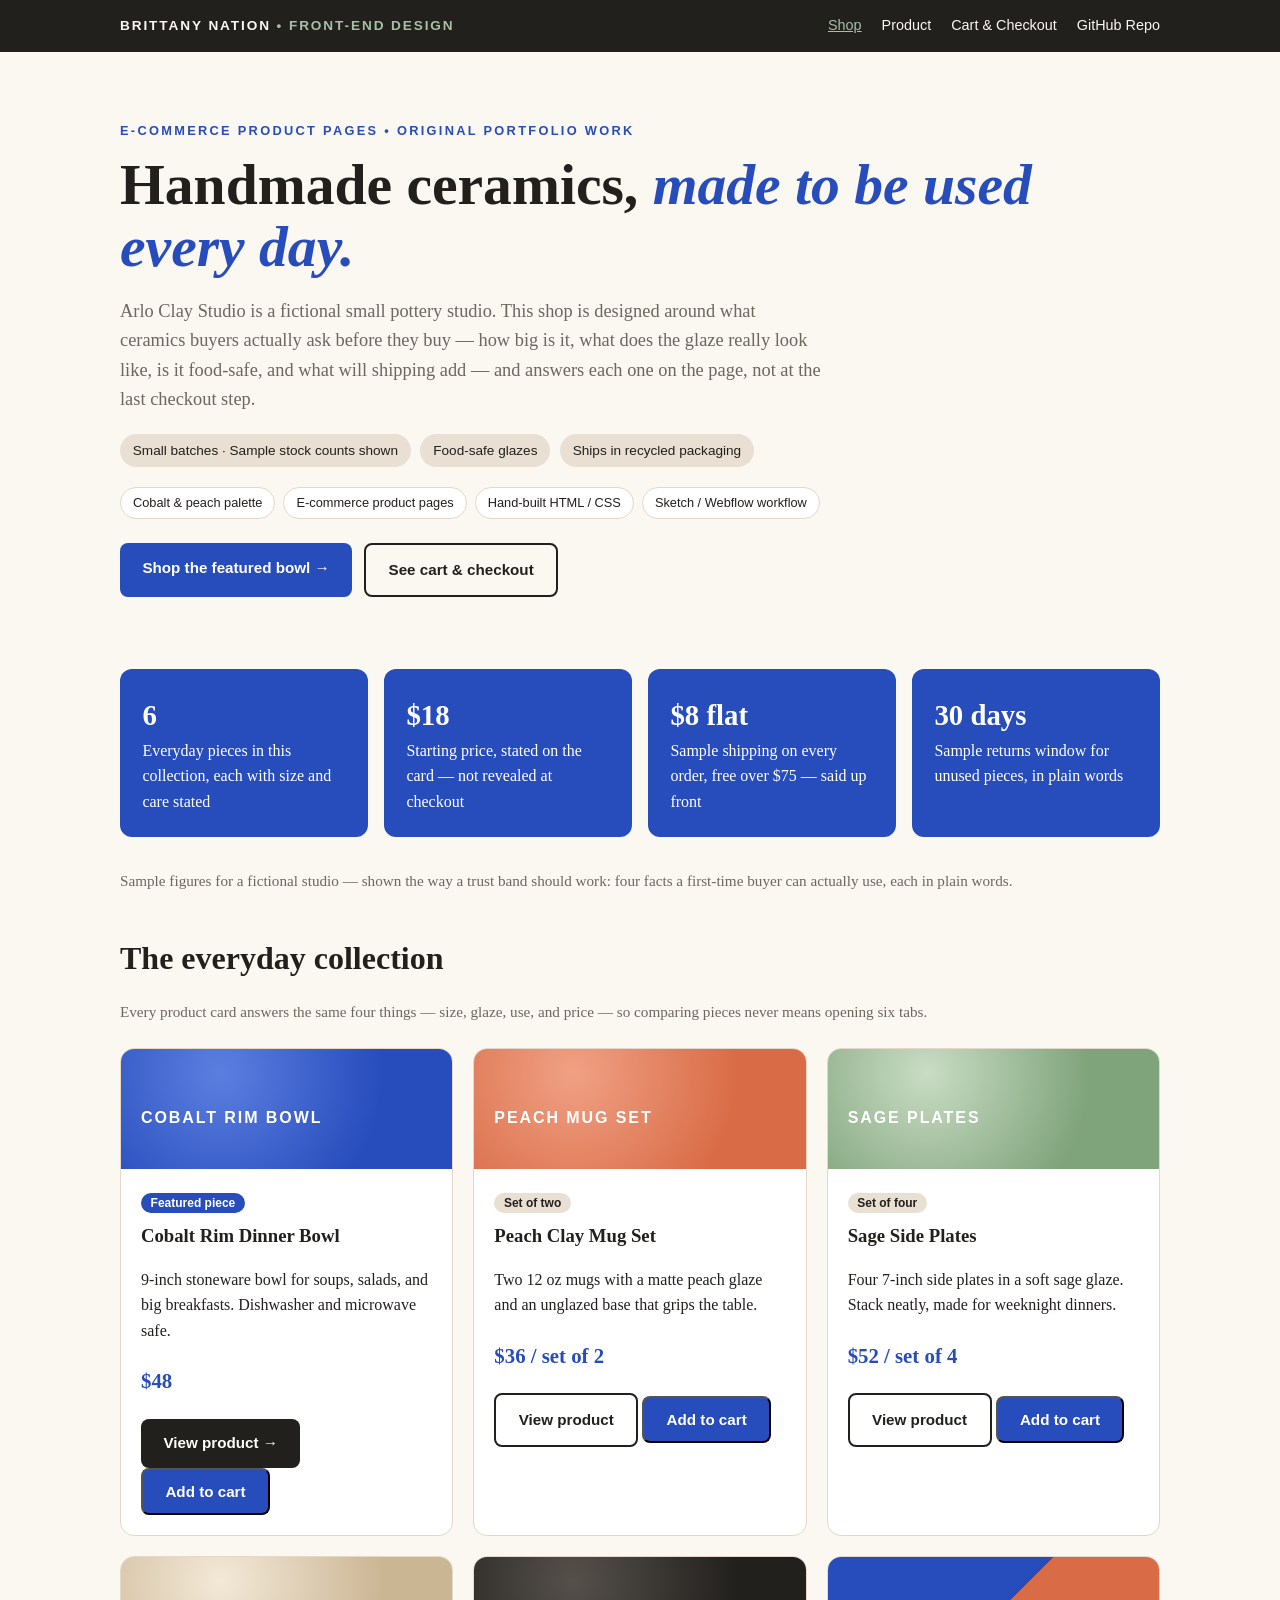
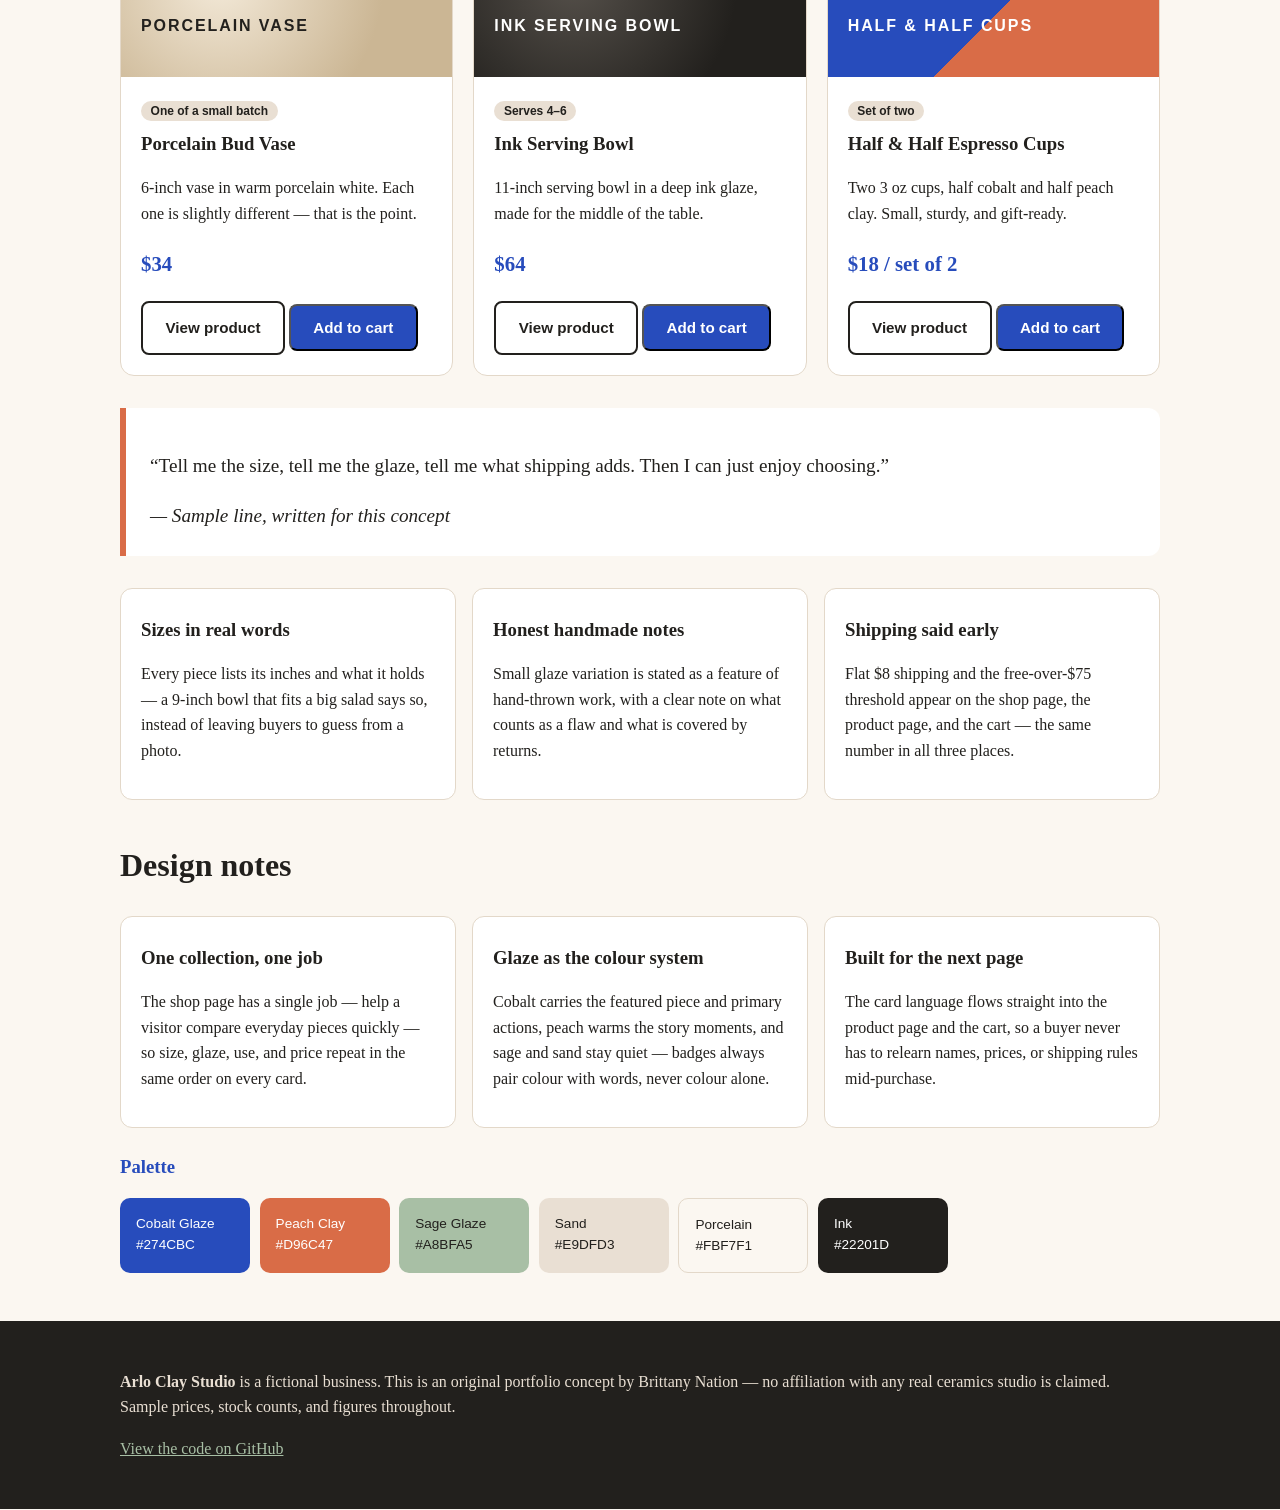
<file: index.html>
<!doctype html>
<html lang="en">
<head>
<meta charset="utf-8">
<meta name="viewport" content="width=device-width, initial-scale=1">
<title>Arlo Clay Studio — Handmade Ceramics Shop | Brittany Nation</title>
<meta name="description" content="Arlo Clay Studio is an original e-commerce product page set for a fictional handmade ceramics studio — a shop page, a product detail page, and a cart and checkout page, in cobalt glaze, peach clay, and porcelain. Front-end design hand-built in HTML/CSS by Brittany Nation.">
<meta property="og:type" content="website">
<meta property="og:title" content="Arlo Clay Studio — Handmade Ceramics Shop | Brittany Nation">
<meta property="og:description" content="An original e-commerce website concept — handmade ceramics with honest prices, glaze choices in plain words, and a checkout with no surprises. Cobalt glaze, peach clay &amp; porcelain. Designed by Brittany Nation (Sketch / Webflow workflow, hand-built HTML/CSS).">
<meta property="og:url" content="https://brittanynation.github.io/arlo-clay-shop/">
<meta property="og:image" content="https://brittanynation.github.io/arlo-clay-shop/og-image.png">
<meta property="og:image:width" content="1200">
<meta property="og:image:height" content="627">
<meta name="twitter:card" content="summary_large_image">
<meta name="twitter:title" content="Arlo Clay Studio — Handmade Ceramics Shop | Brittany Nation">
<meta name="twitter:description" content="An original e-commerce website concept — handmade ceramics with honest prices, glaze choices in plain words, and a checkout with no surprises. Cobalt glaze, peach clay &amp; porcelain. Designed by Brittany Nation (Sketch / Webflow workflow, hand-built HTML/CSS).">
<meta name="twitter:image" content="https://brittanynation.github.io/arlo-clay-shop/og-image.png">
<link rel="stylesheet" href="styles.css">
</head>
<body>
<a class="skip" href="#main">Skip to content</a>
<header class="topbar"><div class="wrap"><div class="brand">BRITTANY NATION <span>• FRONT-END DESIGN</span></div><nav class="nav" aria-label="Project"><a href="index.html" aria-current="page">Shop</a><a href="product.html">Product</a><a href="checkout.html">Cart &amp; Checkout</a><a href="https://github.com/BrittanyNation/arlo-clay-shop">GitHub Repo</a></nav></div></header>
<main id="main"><div class="wrap">
  <section class="hero">
    <p class="eyebrow">E-Commerce Product Pages • Original Portfolio Work</p>
    <h1>Handmade ceramics, <em>made to be used every day.</em></h1>
    <p class="lede">Arlo Clay Studio is a fictional small pottery studio. This shop is designed around what ceramics buyers actually ask before they buy — how big is it, what does the glaze really look like, is it food-safe, and what will shipping add — and answers each one on the page, not at the last checkout step.</p>
    <div class="meta-row"><span>Small batches · Sample stock counts shown</span><span>Food-safe glazes</span><span>Ships in recycled packaging</span></div>
    <div class="pills"><span class="pill">Cobalt &amp; peach palette</span><span class="pill">E-commerce product pages</span><span class="pill">Hand-built HTML / CSS</span><span class="pill">Sketch / Webflow workflow</span></div>
    <div class="cta-row"><a class="btn btn-cobalt" href="product.html">Shop the featured bowl →</a><a class="btn btn-ghost" href="checkout.html">See cart &amp; checkout</a></div>
  </section>

  <section aria-label="The studio at a glance">
    <div class="stats">
      <div class="stat"><strong>6</strong><span>Everyday pieces in this collection, each with size and care stated</span></div>
      <div class="stat"><strong>$18</strong><span>Starting price, stated on the card — not revealed at checkout</span></div>
      <div class="stat"><strong>$8 flat</strong><span>Sample shipping on every order, free over $75 — said up front</span></div>
      <div class="stat"><strong>30 days</strong><span>Sample returns window for unused pieces, in plain words</span></div>
    </div>
    <p class="hint">Sample figures for a fictional studio — shown the way a trust band should work: four facts a first-time buyer can actually use, each in plain words.</p>
  </section>

  <section aria-label="Shop the collection">
    <h2>The everyday collection</h2>
    <p class="hint">Every product card answers the same four things — size, glaze, use, and price — so comparing pieces never means opening six tabs.</p>
    <div class="grid3">
      <article class="card"><div class="card-visual v-cobalt">COBALT RIM BOWL</div><div class="card-body"><span class="badge badge-cobalt">Featured piece</span><h3>Cobalt Rim Dinner Bowl</h3><p>9-inch stoneware bowl for soups, salads, and big breakfasts. Dishwasher and microwave safe.</p><p class="price">$48</p><a class="btn btn-primary" href="product.html">View product →</a> <button type="button" class="btn btn-cobalt" data-add-to-cart="cobalt-bowl">Add to cart</button></div></article>
      <article class="card"><div class="card-visual v-peach">PEACH MUG SET</div><div class="card-body"><span class="badge">Set of two</span><h3>Peach Clay Mug Set</h3><p>Two 12 oz mugs with a matte peach glaze and an unglazed base that grips the table.</p><p class="price">$36 / set of 2</p><a class="btn btn-ghost" href="product.html">View product</a> <button type="button" class="btn btn-cobalt" data-add-to-cart="peach-mugs">Add to cart</button></div></article>
      <article class="card"><div class="card-visual v-sage">SAGE PLATES</div><div class="card-body"><span class="badge">Set of four</span><h3>Sage Side Plates</h3><p>Four 7-inch side plates in a soft sage glaze. Stack neatly, made for weeknight dinners.</p><p class="price">$52 / set of 4</p><a class="btn btn-ghost" href="product.html">View product</a> <button type="button" class="btn btn-cobalt" data-add-to-cart="sage-plates">Add to cart</button></div></article>
      <article class="card"><div class="card-visual v-sand">PORCELAIN VASE</div><div class="card-body"><span class="badge">One of a small batch</span><h3>Porcelain Bud Vase</h3><p>6-inch vase in warm porcelain white. Each one is slightly different — that is the point.</p><p class="price">$34</p><a class="btn btn-ghost" href="product.html">View product</a> <button type="button" class="btn btn-cobalt" data-add-to-cart="porcelain-vase">Add to cart</button></div></article>
      <article class="card"><div class="card-visual v-ink">INK SERVING BOWL</div><div class="card-body"><span class="badge">Serves 4–6</span><h3>Ink Serving Bowl</h3><p>11-inch serving bowl in a deep ink glaze, made for the middle of the table.</p><p class="price">$64</p><a class="btn btn-ghost" href="product.html">View product</a> <button type="button" class="btn btn-cobalt" data-add-to-cart="ink-bowl">Add to cart</button></div></article>
      <article class="card"><div class="card-visual v-mix">HALF &amp; HALF CUPS</div><div class="card-body"><span class="badge">Set of two</span><h3>Half &amp; Half Espresso Cups</h3><p>Two 3 oz cups, half cobalt and half peach clay. Small, sturdy, and gift-ready.</p><p class="price">$18 / set of 2</p><a class="btn btn-ghost" href="product.html">View product</a> <button type="button" class="btn btn-cobalt" data-add-to-cart="espresso-cups">Add to cart</button></div></article>
    </div>
  </section>

  <section aria-label="Why buyers choose Arlo Clay">
    <div class="story"><p>“Tell me the size, tell me the glaze, tell me what shipping adds. Then I can just enjoy choosing.”</p><cite>— Sample line, written for this concept</cite></div>
    <div class="notes">
      <div class="note"><h3>Sizes in real words</h3><p>Every piece lists its inches and what it holds — a 9-inch bowl that fits a big salad says so, instead of leaving buyers to guess from a photo.</p></div>
      <div class="note"><h3>Honest handmade notes</h3><p>Small glaze variation is stated as a feature of hand-thrown work, with a clear note on what counts as a flaw and what is covered by returns.</p></div>
      <div class="note"><h3>Shipping said early</h3><p>Flat $8 shipping and the free-over-$75 threshold appear on the shop page, the product page, and the cart — the same number in all three places.</p></div>
    </div>
  </section>

  <section aria-label="Design notes">
    <h2>Design notes</h2>
    <div class="notes">
      <div class="note"><h3>One collection, one job</h3><p>The shop page has a single job — help a visitor compare everyday pieces quickly — so size, glaze, use, and price repeat in the same order on every card.</p></div>
      <div class="note"><h3>Glaze as the colour system</h3><p>Cobalt carries the featured piece and primary actions, peach warms the story moments, and sage and sand stay quiet — badges always pair colour with words, never colour alone.</p></div>
      <div class="note"><h3>Built for the next page</h3><p>The card language flows straight into the product page and the cart, so a buyer never has to relearn names, prices, or shipping rules mid-purchase.</p></div>
    </div>
    <h3 style="color:var(--cobalt)">Palette</h3>
    <div class="swatch">
      <span style="background:#274CBC;color:#fff">Cobalt Glaze<br>#274CBC</span>
      <span style="background:#D96C47;color:#fff">Peach Clay<br>#D96C47</span>
      <span style="background:#A8BFA5;color:#22201D">Sage Glaze<br>#A8BFA5</span>
      <span style="background:#E9DFD3;color:#22201D">Sand<br>#E9DFD3</span>
      <span style="background:#FBF7F1;border:1px solid #E3D8C9;color:#22201D">Porcelain<br>#FBF7F1</span>
      <span style="background:#22201D;color:#fff">Ink<br>#22201D</span>
    </div>
  </section>
</div></main>
<footer><div class="wrap"><p><strong>Arlo Clay Studio</strong> is a fictional business. This is an original portfolio concept by Brittany Nation — no affiliation with any real ceramics studio is claimed. Sample prices, stock counts, and figures throughout.</p><p><a href="https://github.com/BrittanyNation/arlo-clay-shop">View the code on GitHub</a></p></div></footer>
<div id="cart-status" class="sr-only" role="status" aria-live="polite"></div>
<script src="shop.js"></script>
</body>
</html>
</file>
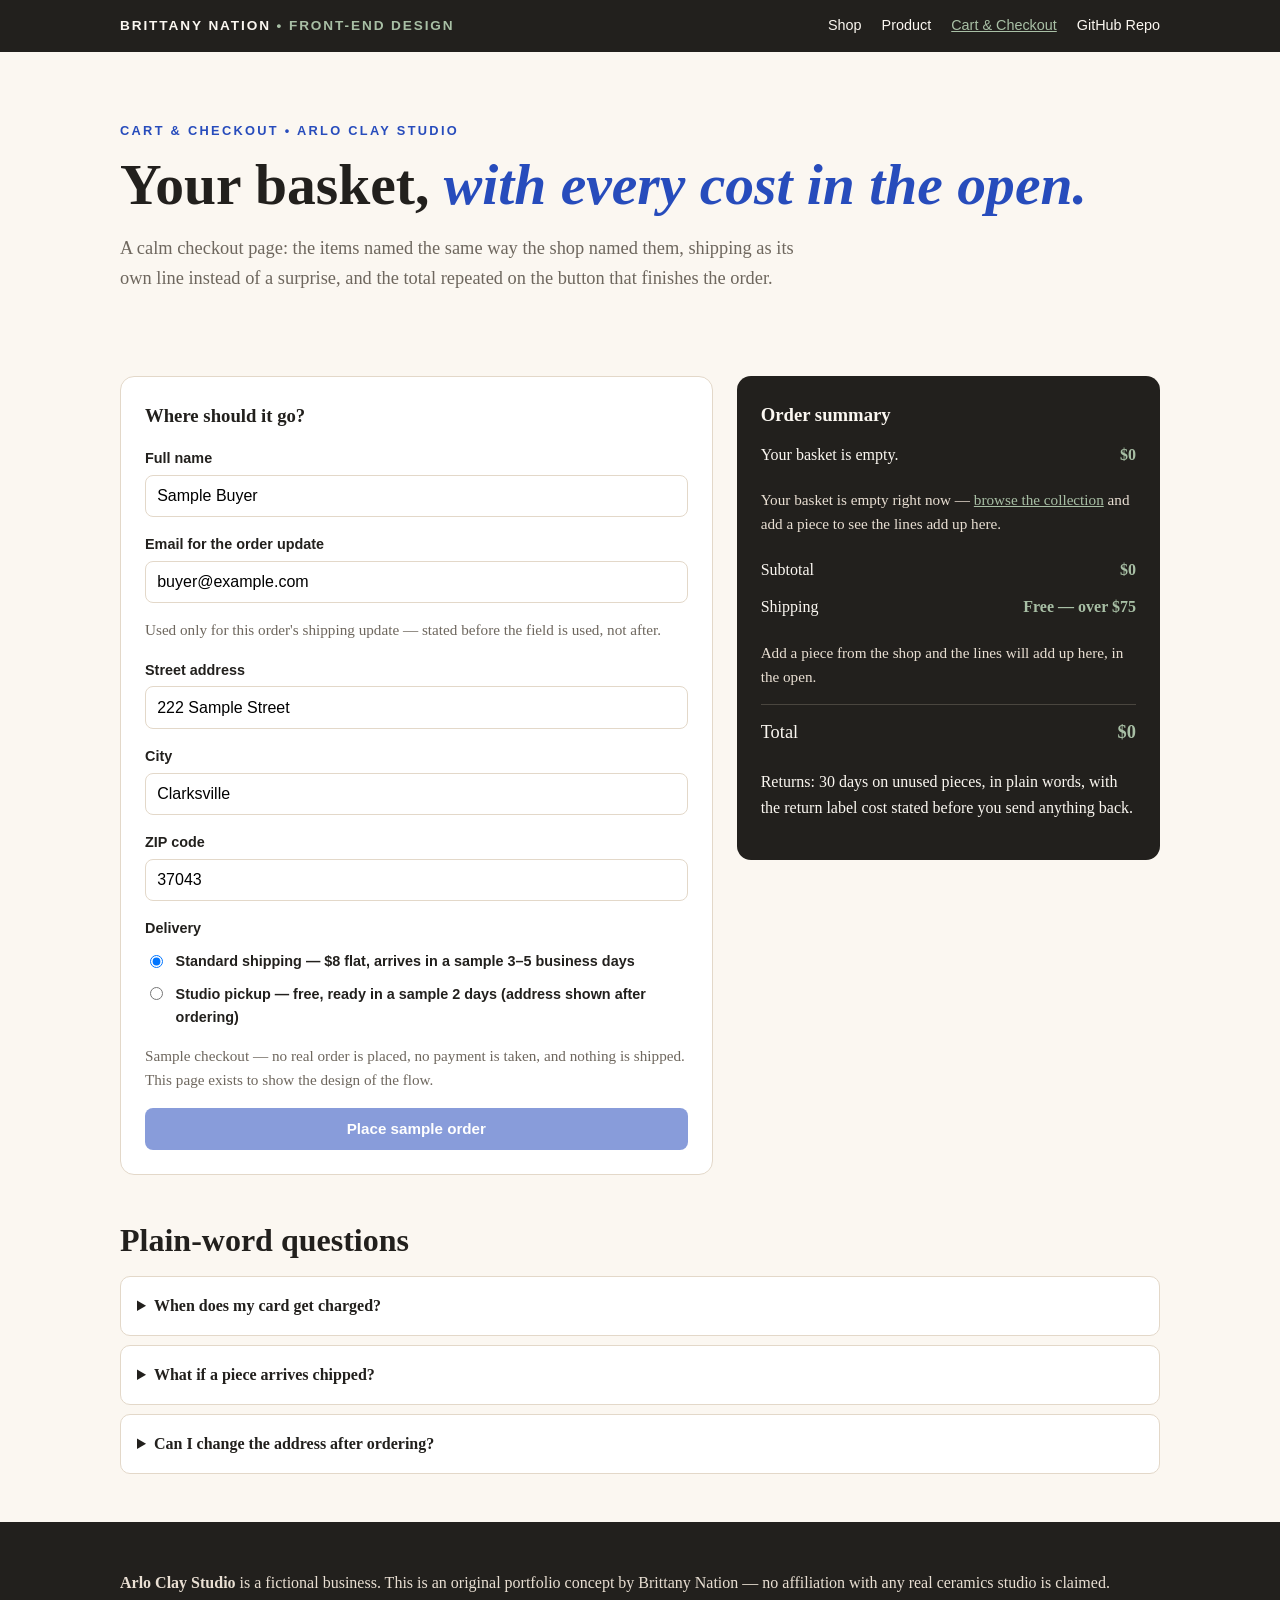
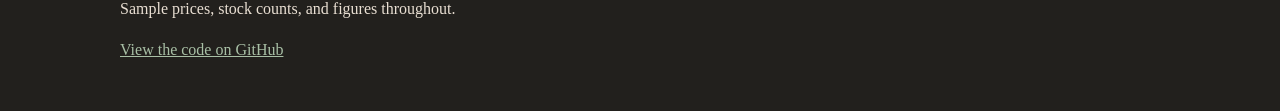
<file: checkout.html>
<!doctype html>
<html lang="en">
<head>
<meta charset="utf-8">
<meta name="viewport" content="width=device-width, initial-scale=1">
<title>Cart & Checkout — Arlo Clay Studio | Brittany Nation</title>
<meta name="description" content="Cart and checkout page for fictional Arlo Clay Studio — two items, flat shipping shown as its own line, and an order total of $74 that matches the shop and product pages.">
<meta property="og:type" content="website">
<meta property="og:title" content="Cart & Checkout — Arlo Clay Studio | Brittany Nation">
<meta property="og:description" content="Checkout page concept — every cost as its own line, shipping stated plainly, and a $74 total with no surprises. Cobalt glaze, peach clay &amp; porcelain. Designed by Brittany Nation.">
<meta property="og:url" content="https://brittanynation.github.io/arlo-clay-shop/checkout.html">
<meta property="og:image" content="https://brittanynation.github.io/arlo-clay-shop/og-image.png">
<meta property="og:image:width" content="1200">
<meta property="og:image:height" content="627">
<meta name="twitter:card" content="summary_large_image">
<meta name="twitter:title" content="Cart & Checkout — Arlo Clay Studio | Brittany Nation">
<meta name="twitter:description" content="Checkout page concept — every cost as its own line, shipping stated plainly, and a $74 total with no surprises. Cobalt glaze, peach clay &amp; porcelain. Designed by Brittany Nation.">
<meta name="twitter:image" content="https://brittanynation.github.io/arlo-clay-shop/og-image.png">
<link rel="stylesheet" href="styles.css">
</head>
<body>
<a class="skip" href="#main">Skip to content</a>
<header class="topbar"><div class="wrap"><div class="brand">BRITTANY NATION <span>• FRONT-END DESIGN</span></div><nav class="nav" aria-label="Project"><a href="index.html">Shop</a><a href="product.html">Product</a><a href="checkout.html" aria-current="page">Cart &amp; Checkout</a><a href="https://github.com/BrittanyNation/arlo-clay-shop">GitHub Repo</a></nav></div></header>
<main id="main"><div class="wrap">
  <section class="hero">
    <p class="eyebrow">Cart &amp; Checkout • Arlo Clay Studio</p>
    <h1>Your basket, <em>with every cost in the open.</em></h1>
    <p class="lede">A calm checkout page: the items named the same way the shop named them, shipping as its own line instead of a surprise, and the total repeated on the button that finishes the order.</p>
  </section>
  <div class="grid2" id="checkout-grid">
    <form id="checkout-form" aria-label="Checkout details" novalidate>
      <h3 style="margin-top:0">Where should it go?</h3>
      <label for="name">Full name</label><input id="name" name="name" value="Sample Buyer" autocomplete="name"><p class="error" id="err-name">Please enter the full name for the order.</p>
      <label for="email">Email for the order update</label><input id="email" name="email" type="email" value="buyer@example.com" autocomplete="email"><p class="error" id="err-email">Please enter a valid email address.</p>
      <p class="hint">Used only for this order's shipping update — stated before the field is used, not after.</p>
      <label for="addr">Street address</label><input id="addr" name="addr" value="222 Sample Street" autocomplete="street-address"><p class="error" id="err-addr">Please enter the street address.</p>
      <label for="city">City</label><input id="city" name="city" value="Clarksville"><p class="error" id="err-city">Please enter the city.</p>
      <label for="zip">ZIP code</label><input id="zip" name="zip" value="37043"><p class="error" id="err-zip">Please enter a valid 5-digit ZIP code.</p>
      <label>Delivery</label>
      <label class="check"><input type="radio" name="ship" value="standard" checked> <span>Standard shipping — $8 flat, arrives in a sample 3–5 business days</span></label>
      <label class="check"><input type="radio" name="ship" value="pickup"> <span>Studio pickup — free, ready in a sample 2 days (address shown after ordering)</span></label>
      <p class="hint">Sample checkout — no real order is placed, no payment is taken, and nothing is shipped. This page exists to show the design of the flow.</p>
      <button class="btn btn-cobalt" type="submit" id="place-order-btn" style="width:100%;border:0;cursor:pointer">Place sample order — $74 total</button>
    </form>
    <aside class="summary" aria-label="Order summary">
      <h3 style="margin-top:0">Order summary</h3>
      <div id="cart-lines"></div>
      <p class="hint" id="empty-cart-note" style="color:var(--sand)" hidden>Your basket is empty right now — <a href="index.html" style="color:var(--sage)">browse the collection</a> and add a piece to see the lines add up here.</p>
      <div class="row"><span>Subtotal</span><strong id="co-subtotal">$0</strong></div>
      <div class="row" id="co-shipping-row"><span>Shipping</span><strong id="co-shipping">$0</strong></div>
      <p class="hint" id="ship-note" style="color:var(--sand)"></p>
      <div class="row total"><span>Total</span><strong id="co-total">$0</strong></div>
      <p>Returns: 30 days on unused pieces, in plain words, with the return label cost stated before you send anything back.</p>
    </aside>
  </div>

  <section id="confirmation" class="confirmation" aria-label="Order confirmation" hidden>
    <h2 style="margin-top:0">Thank you — your sample order is in.</h2>
    <p>Order number: <strong id="conf-order"></strong></p>
    <p>Items: <span id="conf-items"></span></p>
    <p>Total charged in this sample flow: <strong id="conf-total"></strong>. A sample order update would be emailed to <strong id="conf-email"></strong>.</p>
    <p class="hint">This is a portfolio demo — no real order was placed, no payment was taken, and nothing will be shipped.</p>
    <p><a class="btn btn-cobalt" href="index.html">Continue shopping →</a></p>
  </section>

  <section aria-label="Checkout questions">
    <h2>Plain-word questions</h2>
    <details><summary>When does my card get charged?</summary><p>In this sample flow, at the moment the order is placed — and the total on the button is the total charged. A live version would repeat that sentence directly above the button.</p></details>
    <details><summary>What if a piece arrives chipped?</summary><p>Chips and cracks are covered: a photo and one email starts a replacement or refund, your choice. Glaze variation between handmade pieces is not a flaw and is described on every product page before purchase.</p></details>
    <details><summary>Can I change the address after ordering?</summary><p>Until the shipping label is created, yes — the order update email carries the link. After that, the sample policy says to contact the studio and it will reroute where the carrier allows it.</p></details>
  </section>
</div></main>
<footer><div class="wrap"><p><strong>Arlo Clay Studio</strong> is a fictional business. This is an original portfolio concept by Brittany Nation — no affiliation with any real ceramics studio is claimed. Sample prices, stock counts, and figures throughout.</p><p><a href="https://github.com/BrittanyNation/arlo-clay-shop">View the code on GitHub</a></p></div></footer>
<script src="shop.js"></script>
</body>
</html>
</file>
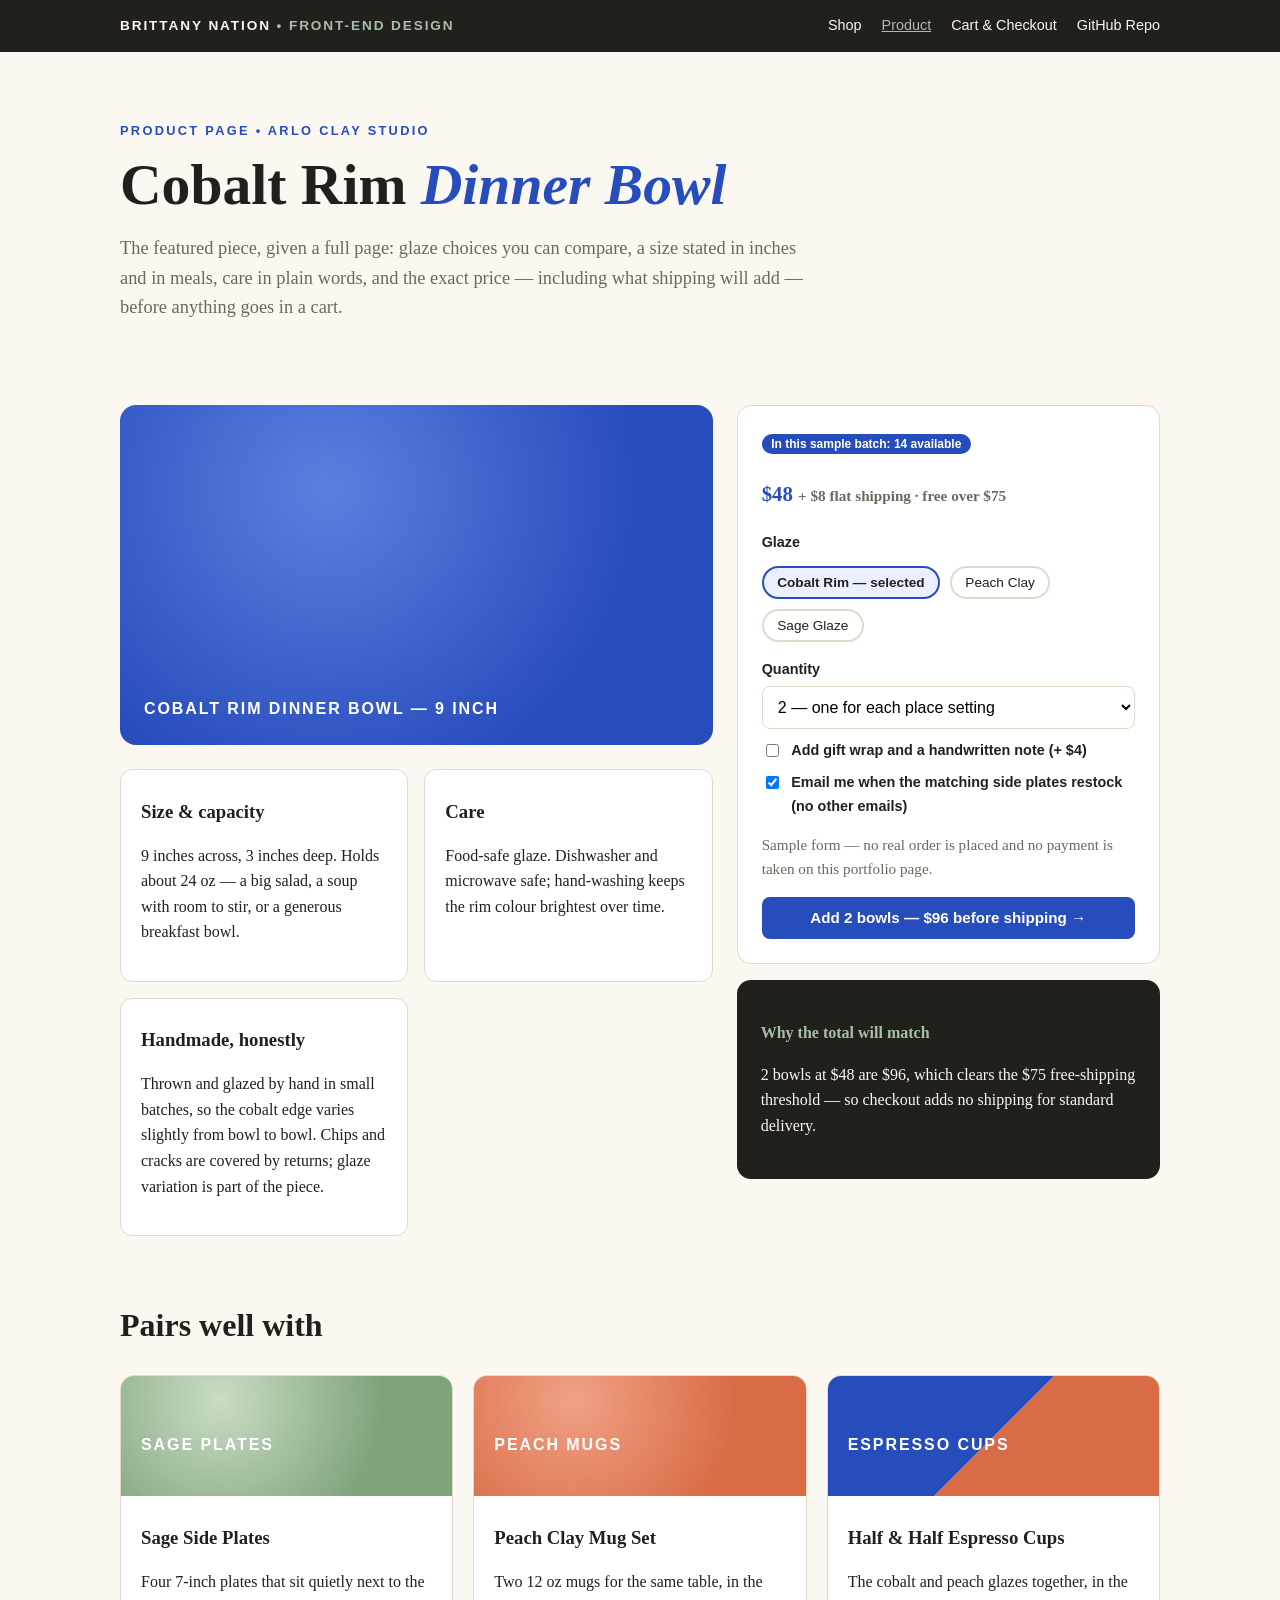
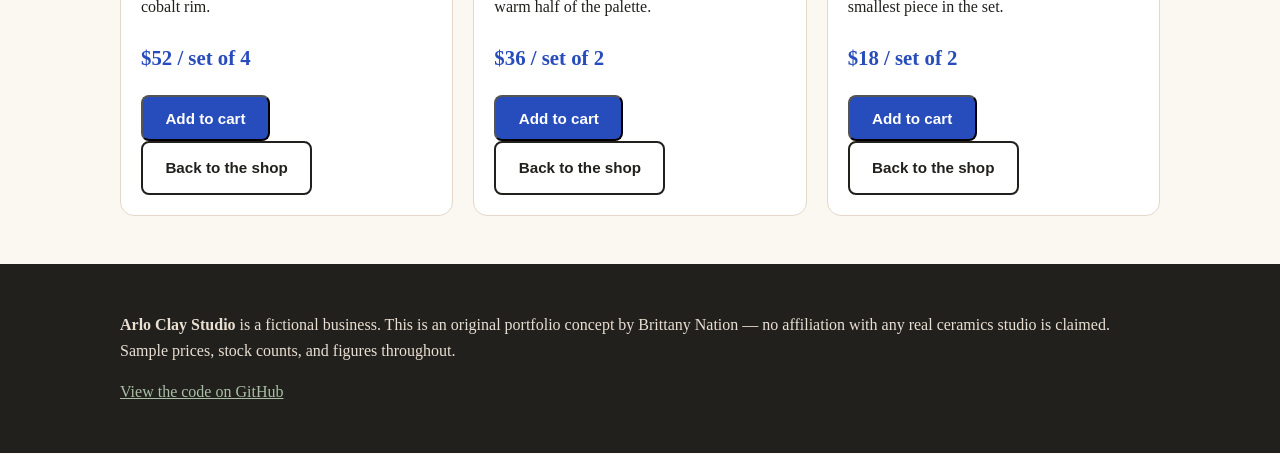
<file: product.html>
<!doctype html>
<html lang="en">
<head>
<meta charset="utf-8">
<meta name="viewport" content="width=device-width, initial-scale=1">
<title>Cobalt Rim Dinner Bowl — Arlo Clay Studio | Brittany Nation</title>
<meta name="description" content="Product detail page for the Cobalt Rim Dinner Bowl at fictional Arlo Clay Studio — glaze options, size and care in plain words, stock stated honestly, and a cart summary that matches the checkout total.">
<meta property="og:type" content="website">
<meta property="og:title" content="Cobalt Rim Dinner Bowl — Arlo Clay Studio | Brittany Nation">
<meta property="og:description" content="Product page concept — one handmade bowl, three glazes, honest stock and shipping, and a total that matches checkout. Cobalt glaze, peach clay &amp; porcelain. Designed by Brittany Nation.">
<meta property="og:url" content="https://brittanynation.github.io/arlo-clay-shop/product.html">
<meta property="og:image" content="https://brittanynation.github.io/arlo-clay-shop/og-image.png">
<meta property="og:image:width" content="1200">
<meta property="og:image:height" content="627">
<meta name="twitter:card" content="summary_large_image">
<meta name="twitter:title" content="Cobalt Rim Dinner Bowl — Arlo Clay Studio | Brittany Nation">
<meta name="twitter:description" content="Product page concept — one handmade bowl, three glazes, honest stock and shipping, and a total that matches checkout. Cobalt glaze, peach clay &amp; porcelain. Designed by Brittany Nation.">
<meta name="twitter:image" content="https://brittanynation.github.io/arlo-clay-shop/og-image.png">
<link rel="stylesheet" href="styles.css">
</head>
<body>
<a class="skip" href="#main">Skip to content</a>
<header class="topbar"><div class="wrap"><div class="brand">BRITTANY NATION <span>• FRONT-END DESIGN</span></div><nav class="nav" aria-label="Project"><a href="index.html">Shop</a><a href="product.html" aria-current="page">Product</a><a href="checkout.html">Cart &amp; Checkout</a><a href="https://github.com/BrittanyNation/arlo-clay-shop">GitHub Repo</a></nav></div></header>
<main id="main"><div class="wrap">
  <section class="hero">
    <p class="eyebrow">Product Page • Arlo Clay Studio</p>
    <h1>Cobalt Rim <em>Dinner Bowl</em></h1>
    <p class="lede">The featured piece, given a full page: glaze choices you can compare, a size stated in inches and in meals, care in plain words, and the exact price — including what shipping will add — before anything goes in a cart.</p>
  </section>
  <div class="grid2">
    <div>
      <div class="product-visual" id="product-visual-label">COBALT RIM DINNER BOWL — 9 INCH</div>
      <div class="notes">
        <div class="note"><h3>Size &amp; capacity</h3><p>9 inches across, 3 inches deep. Holds about 24 oz — a big salad, a soup with room to stir, or a generous breakfast bowl.</p></div>
        <div class="note"><h3>Care</h3><p>Food-safe glaze. Dishwasher and microwave safe; hand-washing keeps the rim colour brightest over time.</p></div>
        <div class="note"><h3>Handmade, honestly</h3><p>Thrown and glazed by hand in small batches, so the cobalt edge varies slightly from bowl to bowl. Chips and cracks are covered by returns; glaze variation is part of the piece.</p></div>
      </div>
    </div>
    <div>
      <form id="product-form" aria-label="Choose your bowl">
        <span class="badge badge-cobalt">In this sample batch: 14 available</span>
        <p class="price">$48 <span style="font-size:.95rem;color:var(--muted)">+ $8 flat shipping · free over $75</span></p>
        <label>Glaze</label>
        <div class="glaze" role="group" aria-label="Glaze options"><button type="button" data-glaze="Cobalt Rim" class="selected" aria-pressed="true">Cobalt Rim — selected</button><button type="button" data-glaze="Peach Clay" aria-pressed="false">Peach Clay</button><button type="button" data-glaze="Sage Glaze" aria-pressed="false">Sage Glaze</button></div>
        <label for="qty">Quantity</label>
        <select id="qty" name="qty"><option value="2" selected>2 — one for each place setting</option><option value="1">1</option><option value="3">3</option><option value="4">4</option></select>
        <label class="check"><input type="checkbox" id="giftwrap"> <span>Add gift wrap and a handwritten note (+ $4)</span></label>
        <label class="check"><input type="checkbox" id="restock" checked> <span>Email me when the matching side plates restock (no other emails)</span></label>
        <p class="hint">Sample form — no real order is placed and no payment is taken on this portfolio page.</p>
        <button class="btn btn-cobalt" type="submit" id="add-bowl-btn" style="display:block;width:100%;text-align:center;border:0;cursor:pointer">Add 2 bowls — $96 before shipping →</button>
      </form>
      <div class="summary" style="margin-top:1rem"><p><strong>Why the total will match</strong></p><p id="total-note">Two bowls at $48 are $96, which clears the $75 free-shipping threshold — so the checkout page shows $96 all-in for this item, with no shipping added later. The cart page in this set proves it with a smaller basket, where the $8 is shown as its own line.</p></div>
    </div>
  </div>

  <section aria-label="Pairs well with">
    <h2>Pairs well with</h2>
    <div class="grid3">
      <article class="card"><div class="card-visual v-sage">SAGE PLATES</div><div class="card-body"><h3>Sage Side Plates</h3><p>Four 7-inch plates that sit quietly next to the cobalt rim.</p><p class="price">$52 / set of 4</p><button type="button" class="btn btn-cobalt" data-add-to-cart="sage-plates">Add to cart</button> <a class="btn btn-ghost" href="index.html">Back to the shop</a></div></article>
      <article class="card"><div class="card-visual v-peach">PEACH MUGS</div><div class="card-body"><h3>Peach Clay Mug Set</h3><p>Two 12 oz mugs for the same table, in the warm half of the palette.</p><p class="price">$36 / set of 2</p><button type="button" class="btn btn-cobalt" data-add-to-cart="peach-mugs">Add to cart</button> <a class="btn btn-ghost" href="index.html">Back to the shop</a></div></article>
      <article class="card"><div class="card-visual v-mix">ESPRESSO CUPS</div><div class="card-body"><h3>Half &amp; Half Espresso Cups</h3><p>The cobalt and peach glazes together, in the smallest piece in the set.</p><p class="price">$18 / set of 2</p><button type="button" class="btn btn-cobalt" data-add-to-cart="espresso-cups">Add to cart</button> <a class="btn btn-ghost" href="index.html">Back to the shop</a></div></article>
    </div>
  </section>
</div></main>
<footer><div class="wrap"><p><strong>Arlo Clay Studio</strong> is a fictional business. This is an original portfolio concept by Brittany Nation — no affiliation with any real ceramics studio is claimed. Sample prices, stock counts, and figures throughout.</p><p><a href="https://github.com/BrittanyNation/arlo-clay-shop">View the code on GitHub</a></p></div></footer>
<div id="cart-status" class="sr-only" role="status" aria-live="polite"></div>
<script src="shop.js"></script>
</body>
</html>
</file>
<file: styles.css>
:root{--porcelain:#FBF7F1;--ink:#22201D;--cobalt:#274CBC;--peach:#D96C47;--sage:#A8BFA5;--sand:#E9DFD3;--muted:#6E675E;--line:#E3D8C9;--white:#fff}
*{box-sizing:border-box}body{margin:0;font-family:Georgia,'Times New Roman',serif;background:var(--porcelain);color:var(--ink);line-height:1.6}
.skip{position:absolute;left:-9999px}.skip:focus{left:1rem;top:1rem;background:#fff;padding:.5rem 1rem;z-index:10}
.wrap{max-width:1080px;margin:0 auto;padding:0 1.25rem}
.topbar{background:var(--ink);color:var(--porcelain)}.topbar .wrap{display:flex;justify-content:space-between;align-items:center;padding:.9rem 1.25rem;flex-wrap:wrap;gap:.75rem}
.brand{font-family:Arial,sans-serif;font-weight:700;letter-spacing:.14em;font-size:.85rem}.brand span{color:var(--sage)}
.nav{display:flex;gap:1.25rem;flex-wrap:wrap}.nav a{color:var(--porcelain);text-decoration:none;font-family:Arial,sans-serif;font-size:.9rem}.nav a:hover,.nav a[aria-current]{color:var(--sage);text-decoration:underline}
.hero{padding:3.5rem 0 2.5rem}.eyebrow{font-family:Arial,sans-serif;letter-spacing:.18em;text-transform:uppercase;color:var(--cobalt);font-size:.8rem;font-weight:700}
h1{font-size:clamp(2.2rem,5vw,3.6rem);line-height:1.08;margin:.5rem 0 1rem}h1 em{color:var(--cobalt);font-style:italic}
.lede{font-size:1.15rem;max-width:44rem;color:var(--muted)}
.meta-row{display:flex;gap:.6rem;flex-wrap:wrap;margin:1.25rem 0}.meta-row span{background:var(--sand);padding:.35rem .8rem;border-radius:999px;font-family:Arial,sans-serif;font-size:.85rem}
.pills{display:flex;gap:.5rem;flex-wrap:wrap;margin:1rem 0}.pill{border:1px solid var(--line);background:#fff;padding:.3rem .75rem;border-radius:999px;font-family:Arial,sans-serif;font-size:.8rem}
.cta-row{display:flex;gap:.75rem;flex-wrap:wrap;margin-top:1.5rem}
.btn{display:inline-block;padding:.8rem 1.4rem;border-radius:8px;text-decoration:none;font-family:Arial,sans-serif;font-weight:700;font-size:.95rem}
.btn-cobalt{background:var(--cobalt);color:#fff}.btn-primary{background:var(--ink);color:#fff}.btn-ghost{border:2px solid var(--ink);color:var(--ink);background:transparent}
.stats{display:grid;grid-template-columns:repeat(auto-fit,minmax(200px,1fr));gap:1rem;margin:2rem 0}
.stat{background:var(--cobalt);color:#fff;padding:1.4rem;border-radius:12px}.stat strong{display:block;font-size:1.8rem;color:#fff}
.hint{color:var(--muted);font-size:.95rem}
h2{font-size:2rem;margin:2.5rem 0 .5rem}h3{margin:.4rem 0}
.grid3{display:grid;grid-template-columns:repeat(auto-fit,minmax(260px,1fr));gap:1.25rem;margin:1.5rem 0}
.card{background:#fff;border:1px solid var(--line);border-radius:14px;overflow:hidden}
.card-visual{padding:2.4rem 1.25rem;color:#fff;font-family:Arial,sans-serif;font-weight:700;letter-spacing:.12em;min-height:120px;display:flex;align-items:flex-end}
.v-cobalt{background:radial-gradient(circle at 30% 20%,#5B7FE0,#274CBC 65%)}
.v-peach{background:radial-gradient(circle at 30% 20%,#F0A184,#D96C47 65%)}
.v-sage{background:radial-gradient(circle at 30% 20%,#C9DCC4,#7FA37B 65%)}
.v-sand{background:radial-gradient(circle at 30% 20%,#F3E9D8,#CBB694 65%);color:var(--ink)}
.v-ink{background:radial-gradient(circle at 30% 20%,#55504A,#22201D 65%)}
.v-mix{background:linear-gradient(135deg,#274CBC 0 50%,#D96C47 50% 100%)}
.card-body{padding:1.25rem}.badge{background:var(--sand);padding:.2rem .6rem;border-radius:999px;font-family:Arial,sans-serif;font-size:.75rem;font-weight:700}.badge-cobalt{background:var(--cobalt);color:#fff}
.price{font-size:1.3rem;font-weight:700;color:var(--cobalt)}
.story{background:#fff;border-left:6px solid var(--peach);padding:1.5rem;border-radius:0 12px 12px 0;margin:2rem 0;font-size:1.2rem}
.notes{display:grid;grid-template-columns:repeat(auto-fit,minmax(240px,1fr));gap:1rem;margin:1.5rem 0}
.note{background:#fff;border:1px solid var(--line);border-radius:12px;padding:1.25rem}
.swatch{display:flex;flex-wrap:wrap;gap:.6rem;margin:1rem 0 2rem}.swatch span{padding:.9rem 1rem;border-radius:10px;font-family:Arial,sans-serif;font-size:.85rem;min-width:130px}
table{width:100%;border-collapse:collapse;background:#fff;margin:1rem 0}th,td{padding:.8rem;border:1px solid var(--line);text-align:left}th{background:var(--ink);color:#fff;font-family:Arial,sans-serif}
.tablewrap{overflow-x:auto}
form{background:#fff;border:1px solid var(--line);border-radius:14px;padding:1.5rem}
label{display:block;font-family:Arial,sans-serif;font-weight:700;margin:1rem 0 .3rem;font-size:.9rem}
input,select,textarea{width:100%;padding:.7rem;border:1px solid var(--line);border-radius:8px;font-size:1rem;background:#fff}
.check{display:flex;gap:.6rem;align-items:flex-start;margin:.6rem 0}.check input{width:auto;margin-top:.3rem}
.summary{background:var(--ink);color:var(--porcelain);border-radius:14px;padding:1.5rem}.summary strong{color:var(--sage)}
.summary .row{display:flex;justify-content:space-between;gap:1rem;padding:.35rem 0}.summary .total{border-top:1px solid #4A463F;margin-top:.6rem;padding-top:.8rem;font-size:1.15rem}
.grid2{display:grid;grid-template-columns:1.4fr 1fr;gap:1.5rem;align-items:start;margin:1.5rem 0}@media(max-width:760px){.grid2{grid-template-columns:1fr}}
.product-visual{background:radial-gradient(circle at 35% 25%,#5B7FE0,#274CBC 68%);border-radius:16px;min-height:340px;display:flex;align-items:flex-end;padding:1.5rem;color:#fff;font-family:Arial,sans-serif;font-weight:700;letter-spacing:.12em}
.glaze{display:flex;gap:.6rem;flex-wrap:wrap;margin:.75rem 0}.glaze span{border:2px solid var(--line);background:#fff;padding:.45rem .85rem;border-radius:999px;font-family:Arial,sans-serif;font-size:.85rem}.glaze span.selected{border-color:var(--cobalt);background:#EAF0FF;font-weight:700}
details{background:#fff;border:1px solid var(--line);border-radius:10px;padding:1rem;margin:.6rem 0}summary{font-weight:700;cursor:pointer}
footer{background:var(--ink);color:var(--sand);padding:2rem 0;margin-top:3rem}footer a{color:var(--sage)}

/* --- Working-shop additions (same palette tokens) --- */
.sr-only{position:absolute;width:1px;height:1px;overflow:hidden;clip:rect(0 0 0 0);white-space:nowrap}
.btn.added{background:var(--sage);color:var(--ink)}
.glaze button{border:2px solid var(--line);background:#fff;padding:.45rem .85rem;border-radius:999px;font-family:Arial,sans-serif;font-size:.85rem;cursor:pointer;color:var(--ink)}
.glaze button.selected{border-color:var(--cobalt);background:#EAF0FF;font-weight:700}
.cart-line{padding:.5rem 0;border-bottom:1px solid #4A463F}
.cart-line-main{display:flex;justify-content:space-between;gap:1rem}
.cart-line-ctrl{display:flex;align-items:center;gap:1rem;margin-top:.35rem}
.cart-line-ctrl label{display:inline;font-family:Arial,sans-serif;font-size:.85rem;margin:0;color:var(--sand)}
.cart-line-ctrl select.qty{width:auto;padding:.3rem .5rem;font-size:.9rem}
.link-btn{background:none;border:0;color:var(--sage);text-decoration:underline;cursor:pointer;font-family:Arial,sans-serif;font-size:.85rem;padding:0}
.error{display:none;color:var(--peach);font-family:Arial,sans-serif;font-size:.85rem;margin:.3rem 0 0}
.error.show{display:block}
input.invalid{border-color:var(--peach);outline:2px solid var(--peach)}
button:disabled{opacity:.55;cursor:not-allowed}
.confirmation{background:#fff;border:2px solid var(--sage);border-radius:14px;padding:1.75rem;margin:1.5rem 0}
</file>
